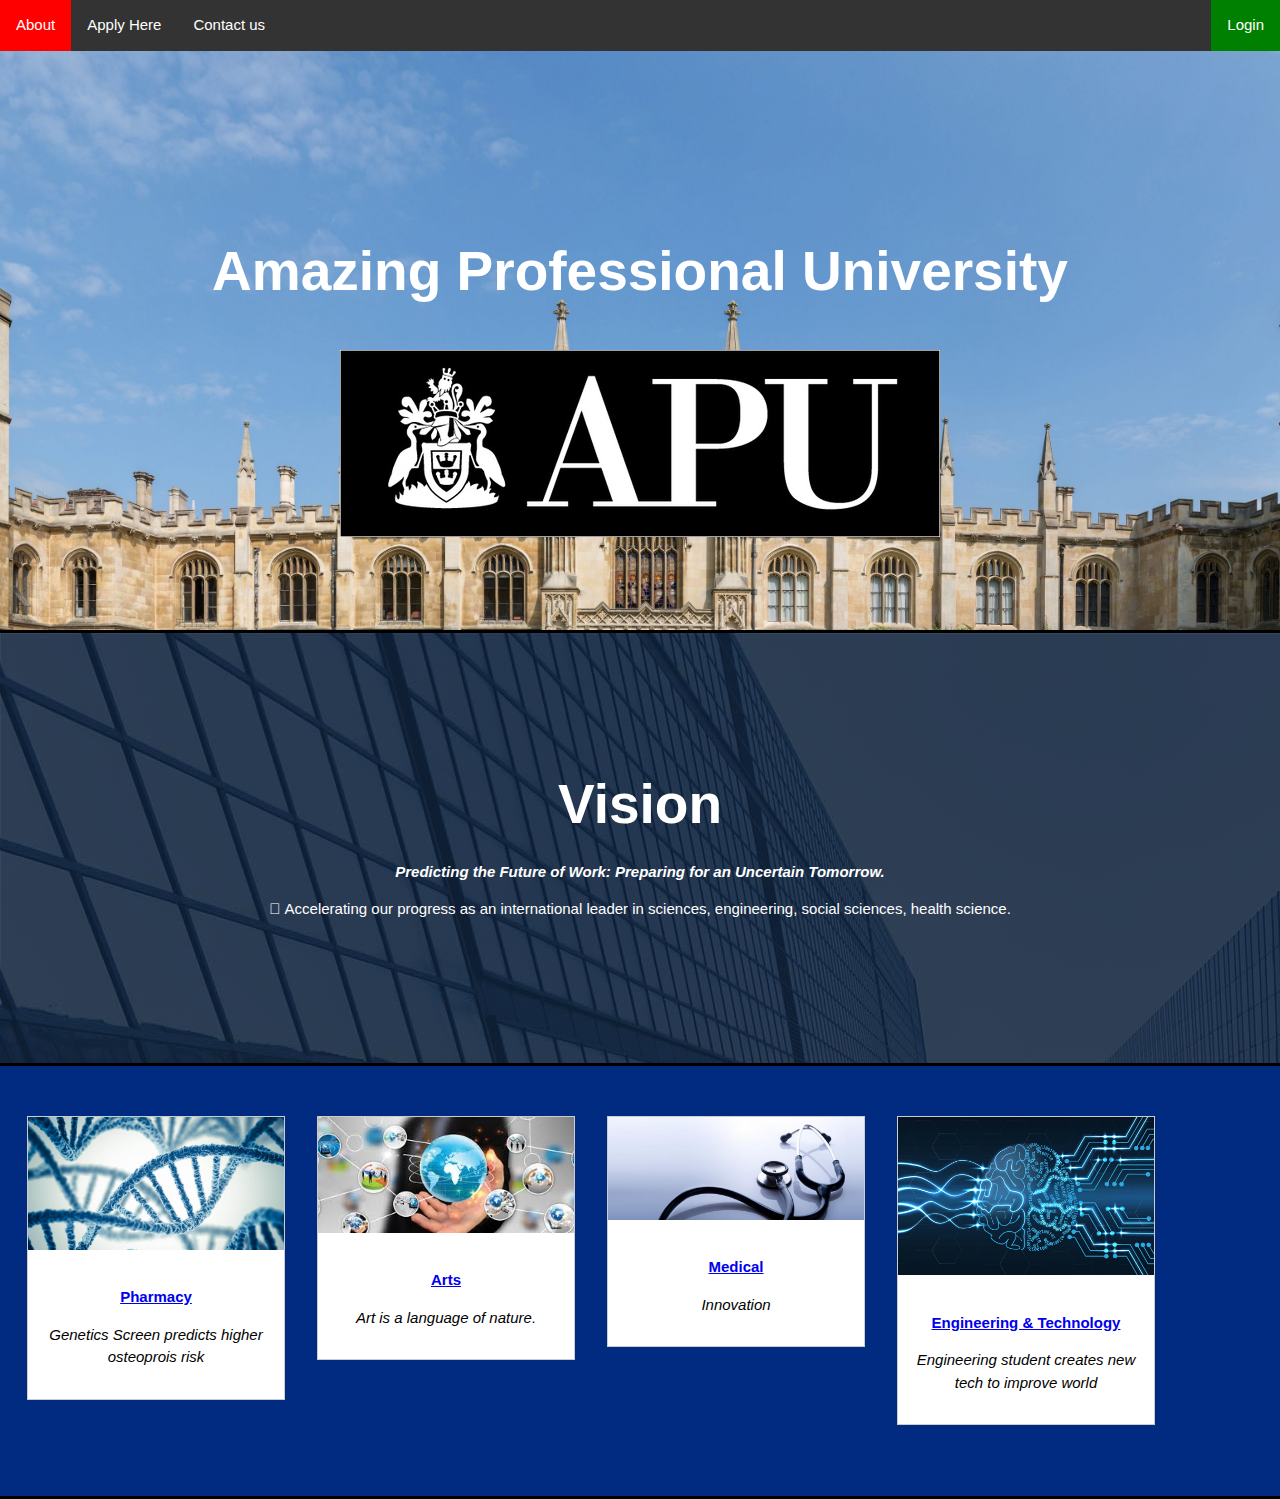
<file: index.html>
<!DOCTYPE html>
<html>
<head>
	<meta chrset = "utf-8">
	<meta name = "Viewport" content = "width = device-width">
	<title>APU Home Page</title>
	<link href = 'style.css' rel = 'stylesheet'>
</head>
<body>

<ul>
<li class="active">
<a href="login.php">Login</a>
</li>
	<li>
	<a href="UNIV/about.html">About</a>
	</li>
	<li class="dropdown">
		<a  class="dropbtn" href="ADM/ADDform.php">Apply Here</a>
  	</li>
  	<li><a href="cform.htm">Contact us</a></li>
</ul>
<section id="showcase">
		<div class = "container">
			<font color="White">
			<h1>Amazing Professional University</h1><br/>
		</font>
		<img src="apulogo.jpg" alt="logo" align="center">
		</div> 
</section>
<section id="showcase1">
		<div class = "container">
		<font color="white">
			<h1>Vision</h1>	
			<b><i>Predicting the Future of Work: Preparing for an Uncertain Tomorrow.</i></b><p> Accelerating our progress as an international leader in sciences, engineering, social sciences, health
science.</p></font>
		</div> 
	
	
</section>

<section id="tabs">
<div class="polaroid">
	  <img src="genetics.jpg" style="width:100%">
	  <div class="container1">
	   	<p><b><font color="black"><a href="pharm.html">Pharmacy</a></font></b></p>
	   	<p><i>Genetics Screen predicts higher osteoprois risk</i></p>
	   	 
	  </div>
</div>
<div class="polaroid">
	  <img src="marine.jpg" style="width:100%">
	  <div class="container1">
	   	<p><b><font color="black"><a href="arts.html">Arts</a></font></b></p>
	   	<p><i>Art is a language of nature.</i><p>
	  </div>
</div>
<div class="polaroid">
	  <img src="work.jpg" style="width:100%">
	  <div class="container1">
	   	<p><b><font color="black"><a href="medical.html">Medical</a></font></b></p>
		<p><i>Innovation</i></p>	   	
	  </div>
</div>
<div class="polaroid">
	  <img src="engineer.jpg" style="width:100%">
	  <div class="container1">
	   	<p><b><font color="black"><a href="engineer.html">Engineering & Technology</a></font></b></p>
	   	<p><i>Engineering student creates new tech to improve world</i></p>
	  </div>
</div>
</section>
</body>
</html>
</file>
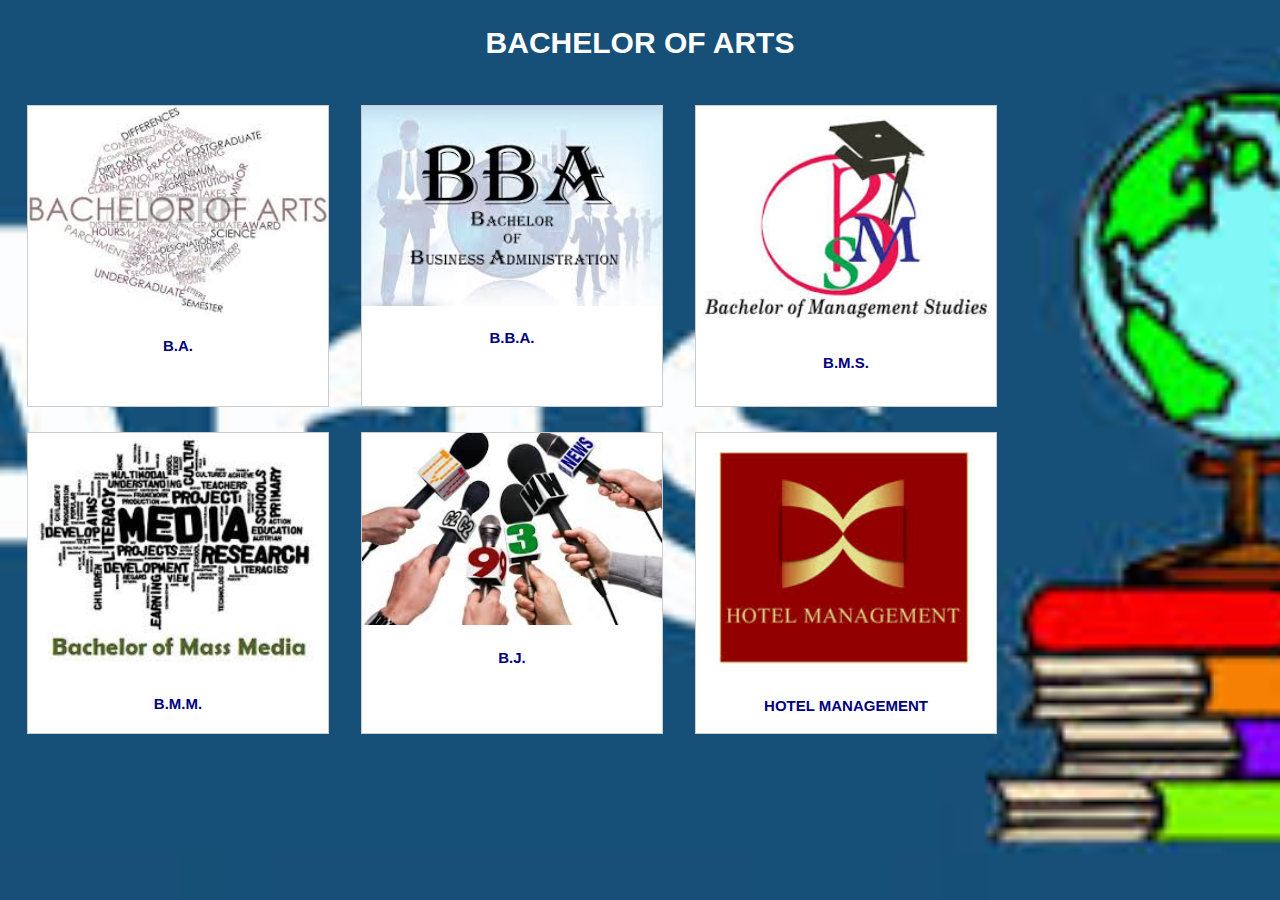
<file: arts.html>
﻿<!DOCTYPE html>
<html>
<head><title>ARTS</title>
<link href = 'ar.css' rel = 'stylesheet'>
</head>

<body>
		<section id="showcase">
    <div class = "container">
      <h1>BACHELOR OF ARTS</h1>
    </div> 
</section>
<div class="polaroid">
    <img src="a1.jpg" style="width:100%">
    <div class="container1">
      <p><b><font color="navy">B.A.</font>
        </p>
    </div>
</div><div class="polaroid">
  <img src="a2.jpg" style="width:100%">
    <div class="container1">
      <p><b><font color="navy">B.B.A.</font>
        </p>
    </div>
</div><div class="polaroid">
   <img src="a3.jpg" style="width:100%">
    <div class="container1">
      <p><b><font color="navy">B.M.S.</font>
        </p>
    </div>
</div>
<div class="polaroid">
   <img src="a4.jpg" style="width:100%">
    <div class="container1">
      <p><b><font color="navy">B.M.M.</font>
      </p>
    </div>
</div><div class="polaroid">
   <img src="a5.jpg" style="width:100%">
    <div class="container1">
      <p><b><font color="navy">B.J.</font>
        </p>
    </div>
</div><div class="polaroid">
   <img src="a6.jpg" style="width:100%">
    <div class="container1">
      <p><b><font color="navy">HOTEL MANAGEMENT</font>
       </p>
    </div>
</div>
      

</table></center>
</body>
</html>
</file>
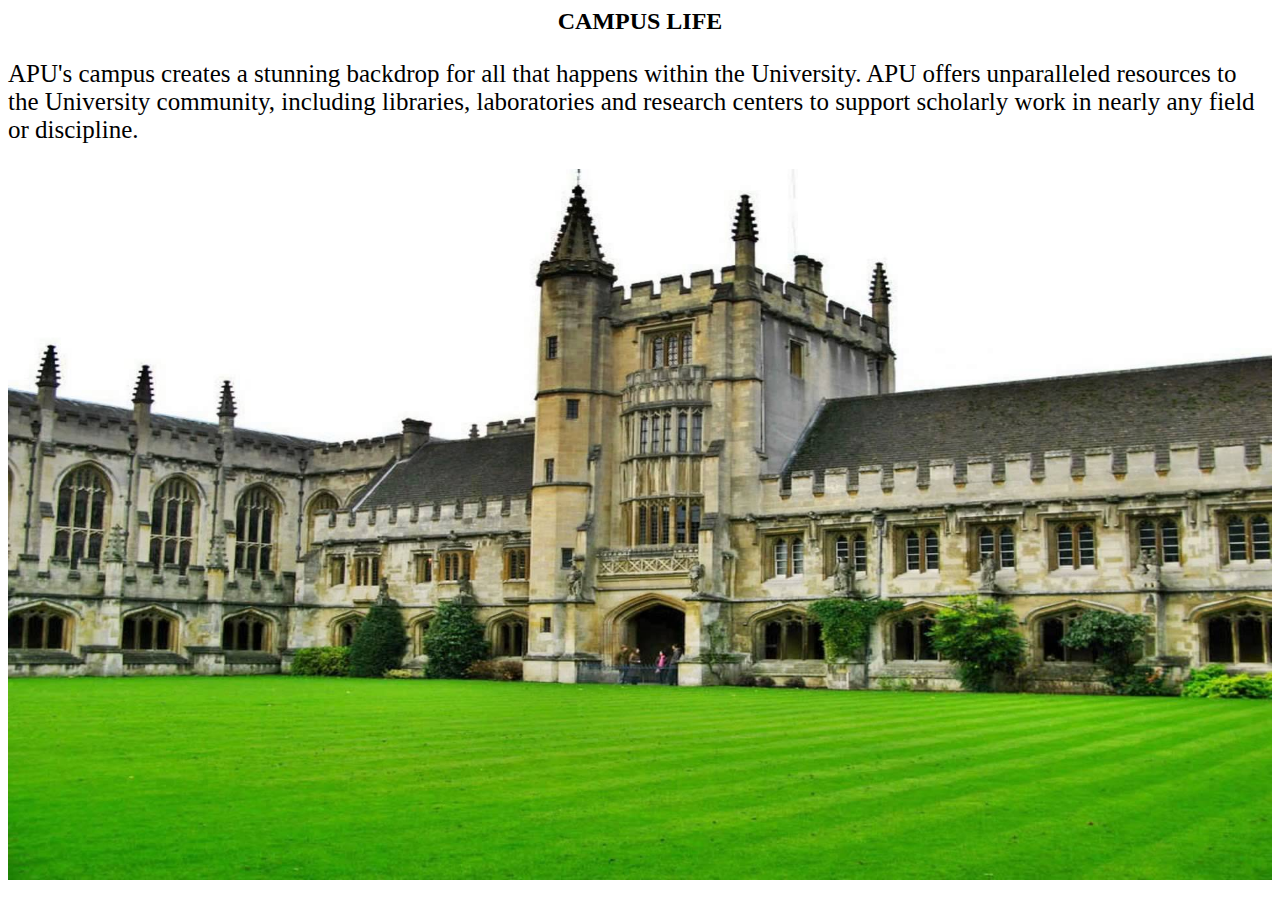
<file: campus.html>
﻿<html>
<head>
<title>CAMPUS LIFE</title>
<h2 align="center">CAMPUS LIFE</h2>
</head>
<body>
<p style="color:black;font-size:25px">
APU's campus creates a stunning backdrop for all that happens within the University.
APU offers unparalleled resources to the University community, including libraries, laboratories 
and research centers to support scholarly work in nearly any field or discipline.
</p>
 <img src="c1.jpg" style="width:100%">
</body>
</html>
</file>
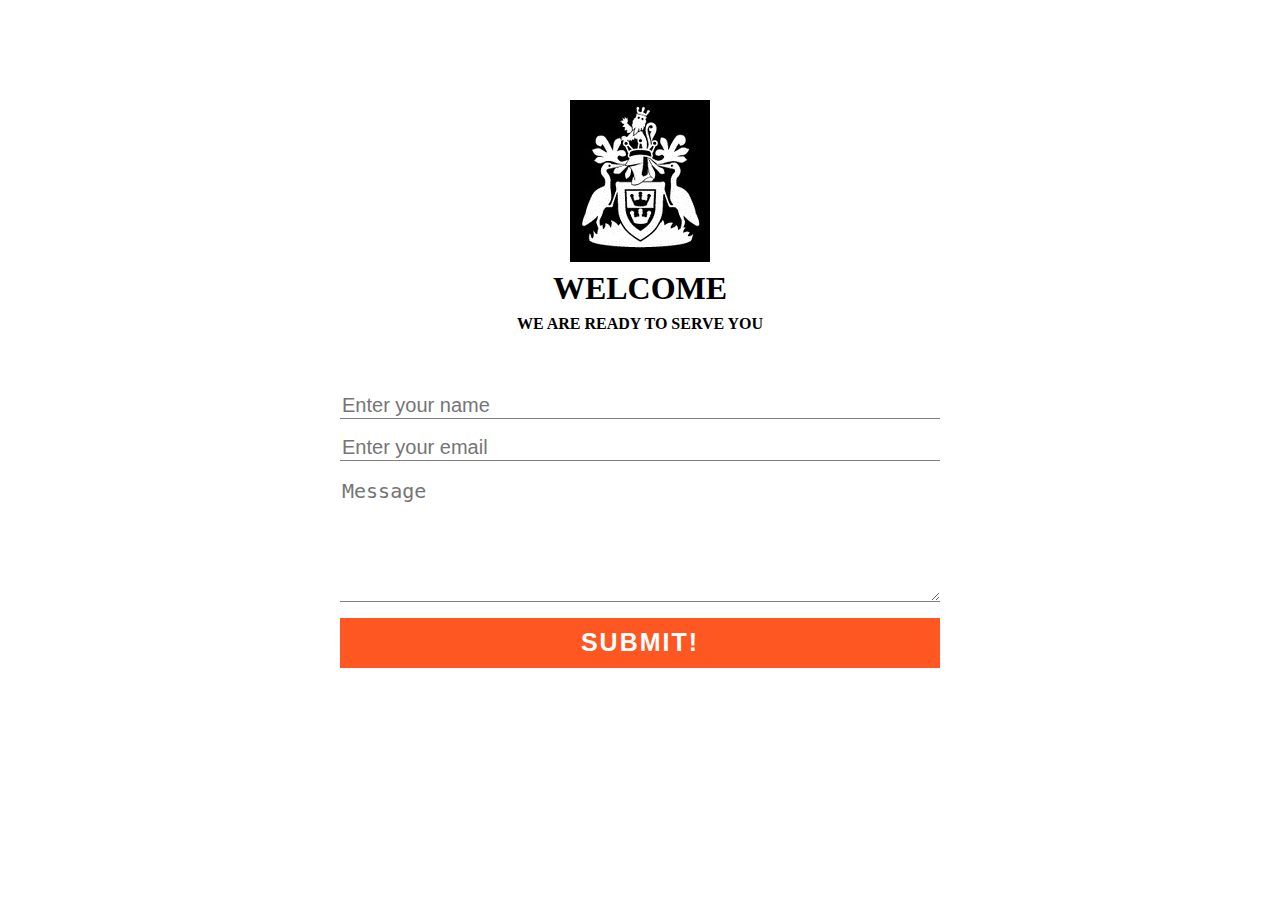
<file: cform.htm>
﻿<html>
<head>
<title>CONTACT FORM</title>
<link rel="stylesheet" type="text/css" href="formc.css">
</head>
<body>
<div class="contact">
	<img src="logo.jpg">
<h1>WELCOME</h1>
<h2>WE ARE READY TO SERVE YOU</h2>
</div>
<div class ="contactform">
<form id="contactform method="post">
<input type="text" name="name" placeholder="Enter your name" class="formcontrol" required><br>
<input type="email" name="email" placeholder="Enter your email" class="formcontrol" required><br>
<textarea name="message" class="formcontrol" placeholder="Message" rows="5" required></textarea><br>
<input type="submit" name="submit" value="SUBMIT!" class="formcontrol submit"><br>
</div>
</body>
</html>
</file>
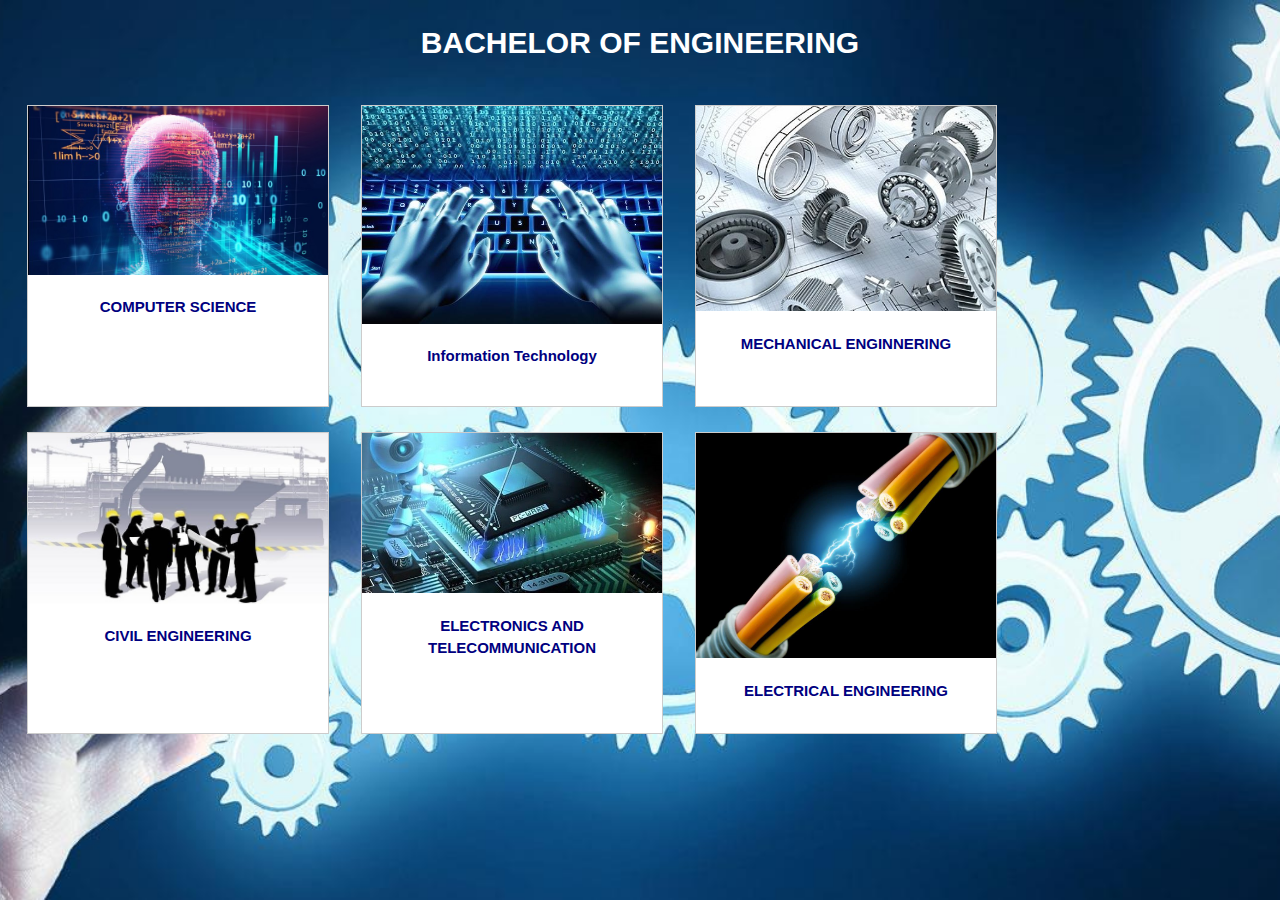
<file: engineer.html>
<!DOCTYPE html>
<html>
<head><title>Engineering intake</title>
<link href = 'en.css' rel = 'stylesheet'>
</head>

<body>
		<section id="showcase">
    <div class = "container">
      <h1>BACHELOR OF ENGINEERING</h1>
    </div> 
</section>
<div class="polaroid">
    <img src="cs.jpg" style="width:100%">
    <div class="container1">
      <p><b><font color="navy">COMPUTER SCIENCE</font>
        </b></p>
    </div>
</div><div class="polaroid">
  <img src="it.jpg" style="width:100%">
    <div class="container1">
      <p><b><font color="navy">Information Technology</font>
        </b></p>
    </div>
</div><div class="polaroid">
   <img src="me.jpg" style="width:100%">
    <div class="container1">
      <p><b><font color="navy">MECHANICAL ENGINNERING</font>
        </b></p>
    </div>
</div>
<div class="polaroid">
   <img src="ce.jpg" style="width:100%">
    <div class="container1">
      <p><b><font color="navy">CIVIL ENGINEERING</font>
        </b></p>
    </div>
</div><div class="polaroid">
   <img src="extc.jpg" style="width:100%">
    <div class="container1">
      <p><b><font color="navy">ELECTRONICS AND TELECOMMUNICATION</font>
        </b></p>
    </div>
</div><div class="polaroid">
   <img src="ee.jpg" style="width:100%">
    <div class="container1">
      <p><b><font color="navy">ELECTRICAL ENGINEERING</font>
        </b></p>
    </div>
</div>
      

</table></center>
</body>
</html>
</file>
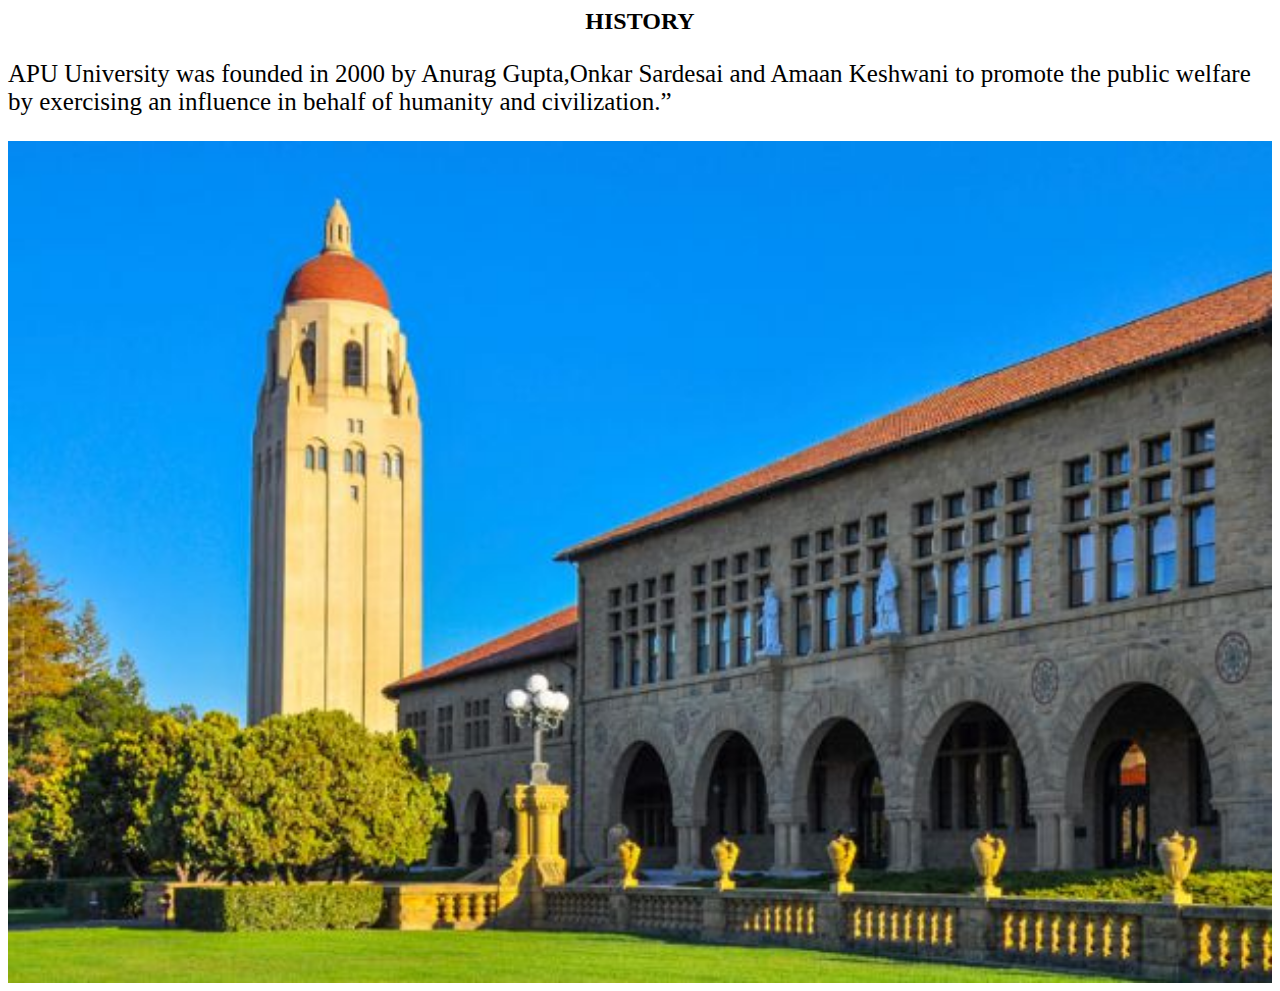
<file: history.html>
﻿<html>
<head>
<title>HISTORY</title>
<h2 align="center">HISTORY</h2>
</head>
<body>
<p style="color:black;font-size:25px">
APU University was founded in 2000
by Anurag Gupta,Onkar Sardesai and Amaan Keshwani
to promote the public welfare by exercising an influence in behalf of humanity and civilization.”
</p>
 <img src="h1.jpg" style="width:100%">
</body>
</html>
</file>
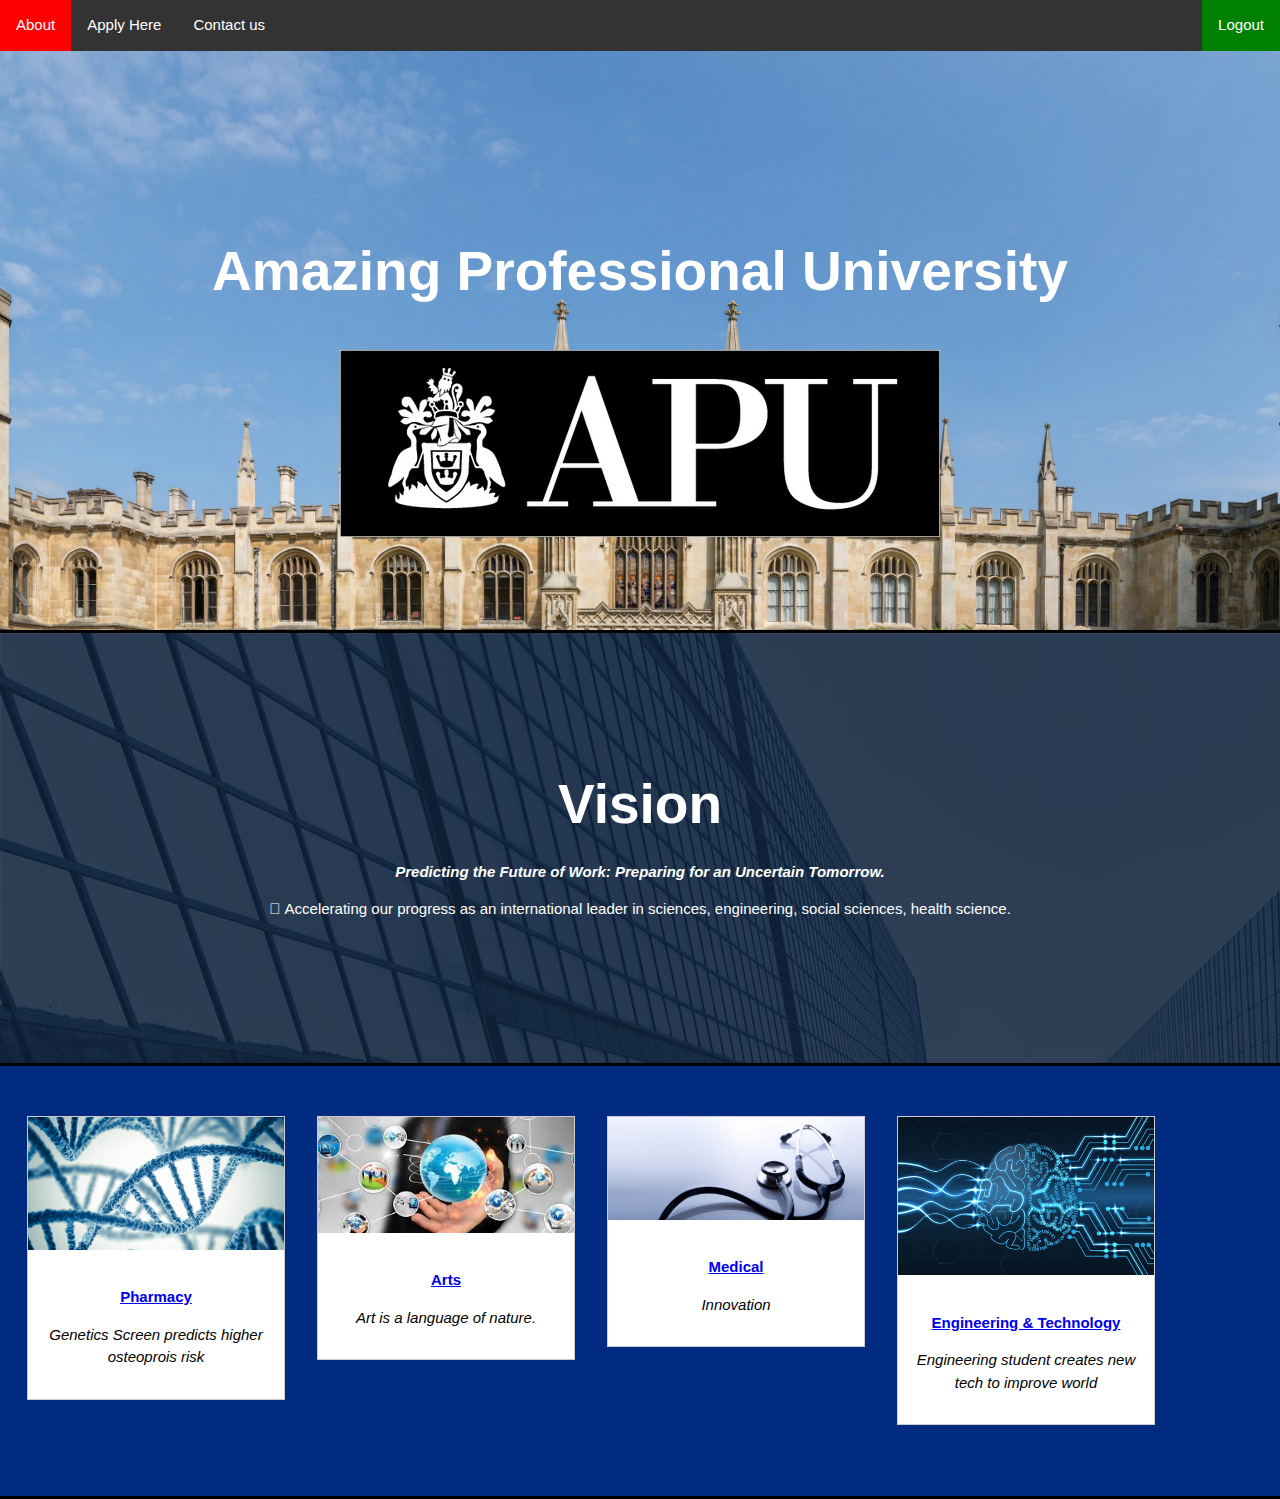
<file: index1.html>
<!DOCTYPE html>
<html>
<head>
	<meta chrset = "utf-8">
	<meta name = "Viewport" content = "width = device-width">
	<title>APU Home Page</title>
	<link href = 'style.css' rel = 'stylesheet'>
</head>
<body>

<ul>
<li class="active">
<a href="logout.php">Logout</a>
</li>
	<li>
	<a href="UNIV/about.html">About</a>
	</li>
	<li class="dropdown">
		<a  class="dropbtn" href="ADM/ADDform.php">Apply Here</a>
  	</li>
  	<li><a href="cform.htm">Contact us</a></li>
</ul>
<section id="showcase">
		<div class = "container">
			<font color="White">
			<h1>Amazing Professional University</h1><br/>
		</font>
		<img src="apulogo.jpg" alt="logo" align="center">
		</div> 
</section>
<section id="showcase1">
		<div class = "container">
		<font color="white">
			<h1>Vision</h1>	
			<b><i>Predicting the Future of Work: Preparing for an Uncertain Tomorrow.</i></b><p> Accelerating our progress as an international leader in sciences, engineering, social sciences, health
science.</p></font>
		</div> 
	
	
</section>

<section id="tabs">
<div class="polaroid">
	  <img src="genetics.jpg" style="width:100%">
	  <div class="container1">
	   	<p><b><font color="black"><a href="pharm.html">Pharmacy</a></font></b></p>
	   	<p><i>Genetics Screen predicts higher osteoprois risk</i></p>
	   	 
	  </div>
</div>
<div class="polaroid">
	  <img src="marine.jpg" style="width:100%">
	  <div class="container1">
	   	<p><b><font color="black"><a href="arts.html">Arts</a></font></b></p>
	   	<p><i>Art is a language of nature.</i><p>
	  </div>
</div>
<div class="polaroid">
	  <img src="work.jpg" style="width:100%">
	  <div class="container1">
	   	<p><b><font color="black"><a href="medical.html">Medical</a></font></b></p>
		<p><i>Innovation</i></p>	   	
	  </div>
</div>
<div class="polaroid">
	  <img src="engineer.jpg" style="width:100%">
	  <div class="container1">
	   	<p><b><font color="black"><a href="engineer.html">Engineering & Technology</a></font></b></p>
	   	<p><i>Engineering student creates new tech to improve world</i></p>
	  </div>
</div>
</section>
</body>
</html>
</file>
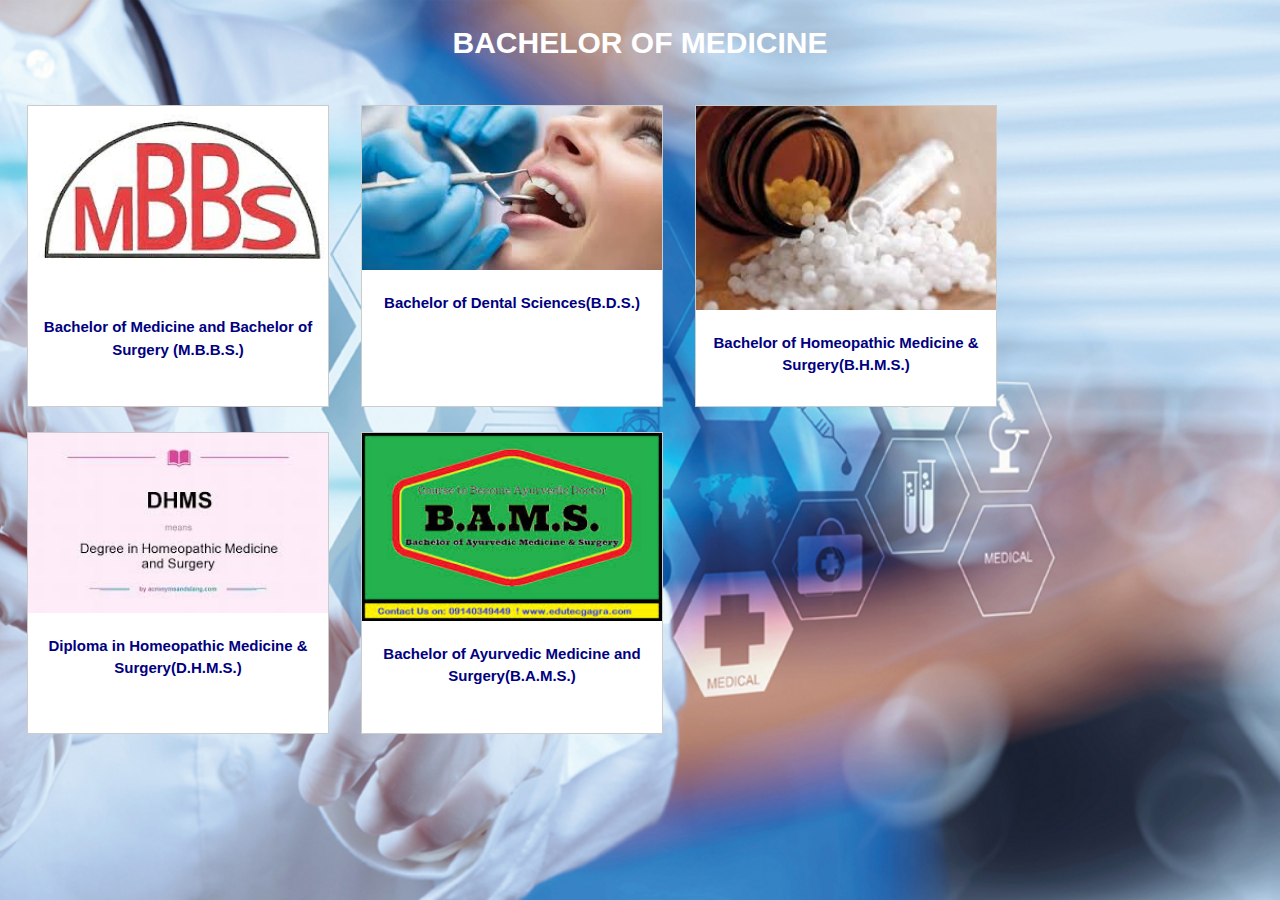
<file: medical.html>
﻿<!DOCTYPE html>
<html>
<head><title>MEDICAL</title>
<link href = 'med.css' rel = 'stylesheet'>
</head>

<body>
		<section id="showcase">
    <div class = "container">
      <h1>BACHELOR OF MEDICINE</h1>
    </div> 
</section>
<div class="polaroid">
    <img src="me1.jpg" style="width:100%">
    <div class="container1">
      <p><b><font color="navy">Bachelor of Medicine and Bachelor of Surgery (M.B.B.S.)</font>
        </p>
    </div>
</div><div class="polaroid">
  <img src="me2.jpg" style="width:100%">
    <div class="container1">
      <p><b><font color="navy">Bachelor of Dental Sciences(B.D.S.)</font>
        </p>
    </div>
</div><div class="polaroid">
   <img src="me3.jpg" style="width:100%">
    <div class="container1">
      <p><b><font color="navy">Bachelor of Homeopathic Medicine & Surgery(B.H.M.S.)</font>
        </p>
    </div>
</div>
<div class="polaroid">
   <img src="me4.jpg" style="width:100%">
    <div class="container1">
      <p><b><font color="navy">Diploma in Homeopathic Medicine & Surgery(D.H.M.S.)</font>
      </p>
    </div>
</div><div class="polaroid">
   <img src="me5.jpg" style="width:100%">
    <div class="container1">
      <p><b><font color="navy">Bachelor of Ayurvedic Medicine and Surgery(B.A.M.S.)</font>
        </p>
    </div>

</table></center>
</body>
</html>
</file>
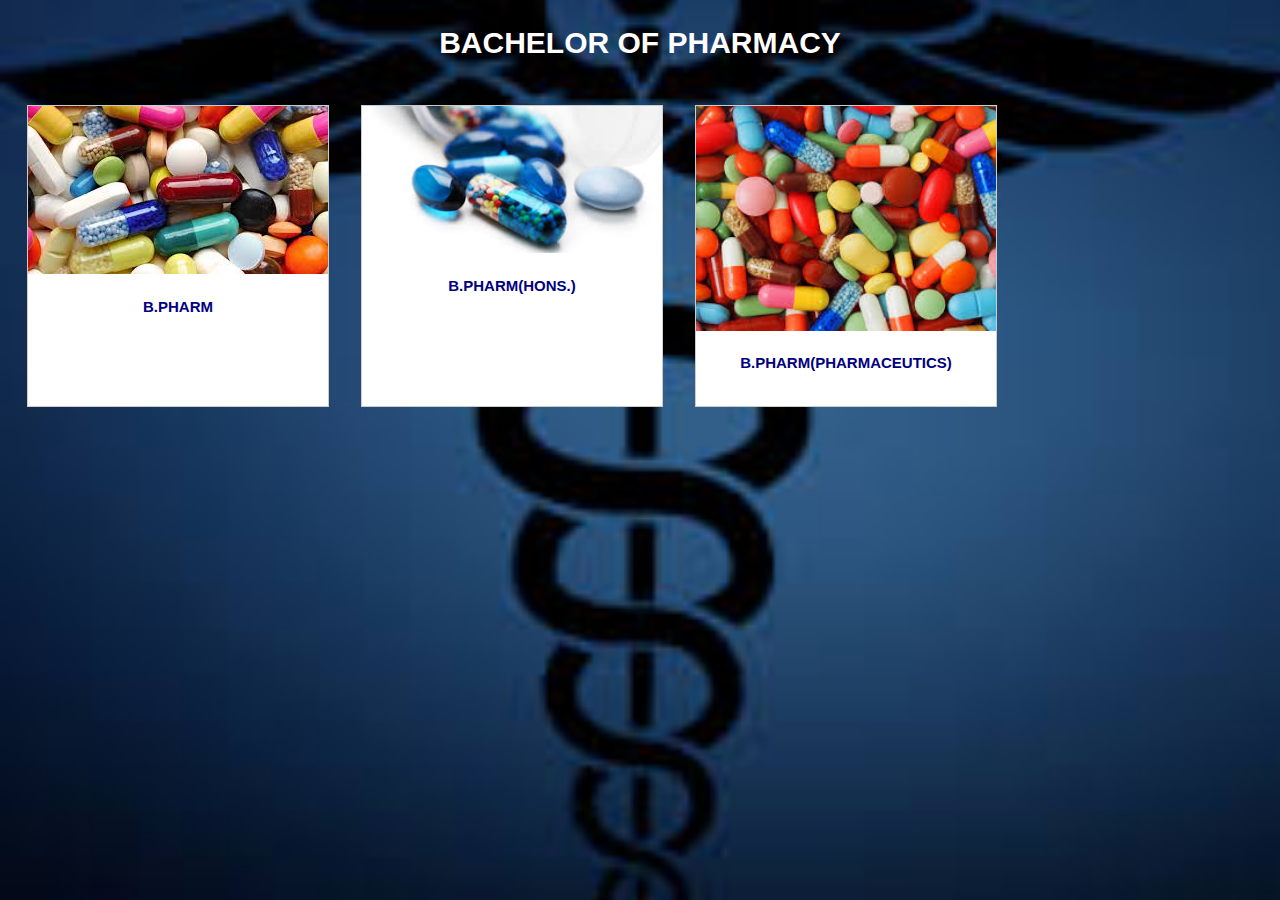
<file: pharm.html>
﻿<!DOCTYPE html>
<html>
<head><title>Pharmacy intake</title>
<link href = 'pharma.css' rel = 'stylesheet'>
</head>

<body>
		<section id="showcase">
    <div class = "container">
    <h1>BACHELOR OF PHARMACY</h1>
    </div> 
</section>
<div class="polaroid">
    <img src="m1.jpg" style="width:100%">
    <div class="container1">
      <p><b><font color="navy">B.PHARM</font>
        </p>
    </div>
</div><div class="polaroid">
  <img src="m2.jpg" style="width:100%">
    <div class="container1">
      <p><b><font color="navy">B.PHARM(HONS.)</font>
        </p>
    </div>
</div><div class="polaroid">
   <img src="m3.jpg" style="width:100%">
    <div class="container1">
      <p><b><font color="navy">B.PHARM(PHARMACEUTICS)</font>
        </p>
    </div>
</div>
</table></center>

</body>
</html>
</file>
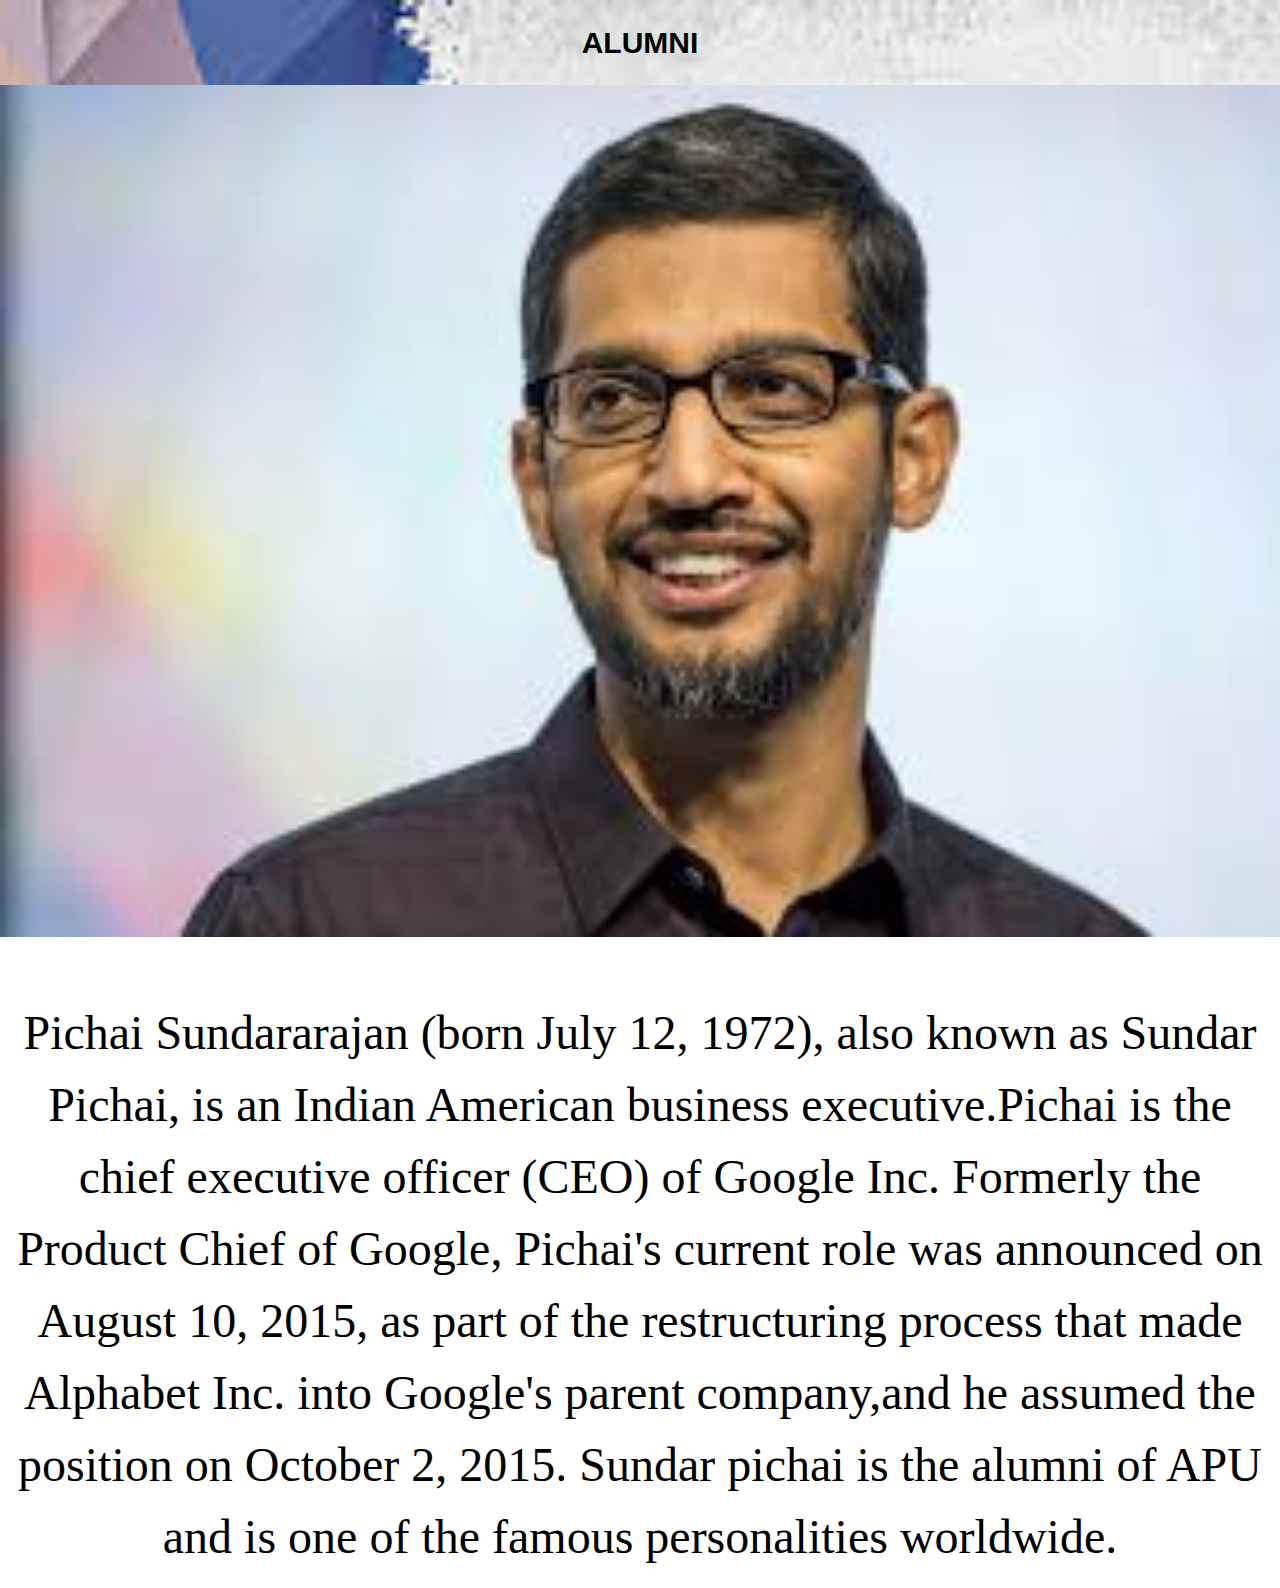
<file: UNIV/alumni.html>
﻿<!DOCTYPE html>
<html>
<head><title>ALUMNI</title>
<h1><font color="black" align="center">ALUMNI</h1>
<img src="al1.jpg" alt="al1" class="center">
<link href= 'al.css' rel='stylesheet'>
</head>
<center>
<body>
<br>
<br>

<p><font color="black" font face="Times new roman" font size="18">Pichai Sundararajan (born July 12, 1972), also known as Sundar Pichai, is an Indian American business executive.Pichai is the chief executive officer (CEO) of Google Inc. Formerly the Product Chief of Google, Pichai's current role was 
announced on August 10, 2015, as part of the restructuring process that made Alphabet Inc. into Google's parent company,and he assumed the position on October 2, 2015.
Sundar pichai is the alumni of APU and is one of the famous personalities worldwide.
</font>
</p>
</center>
</body>
</html>
</file>
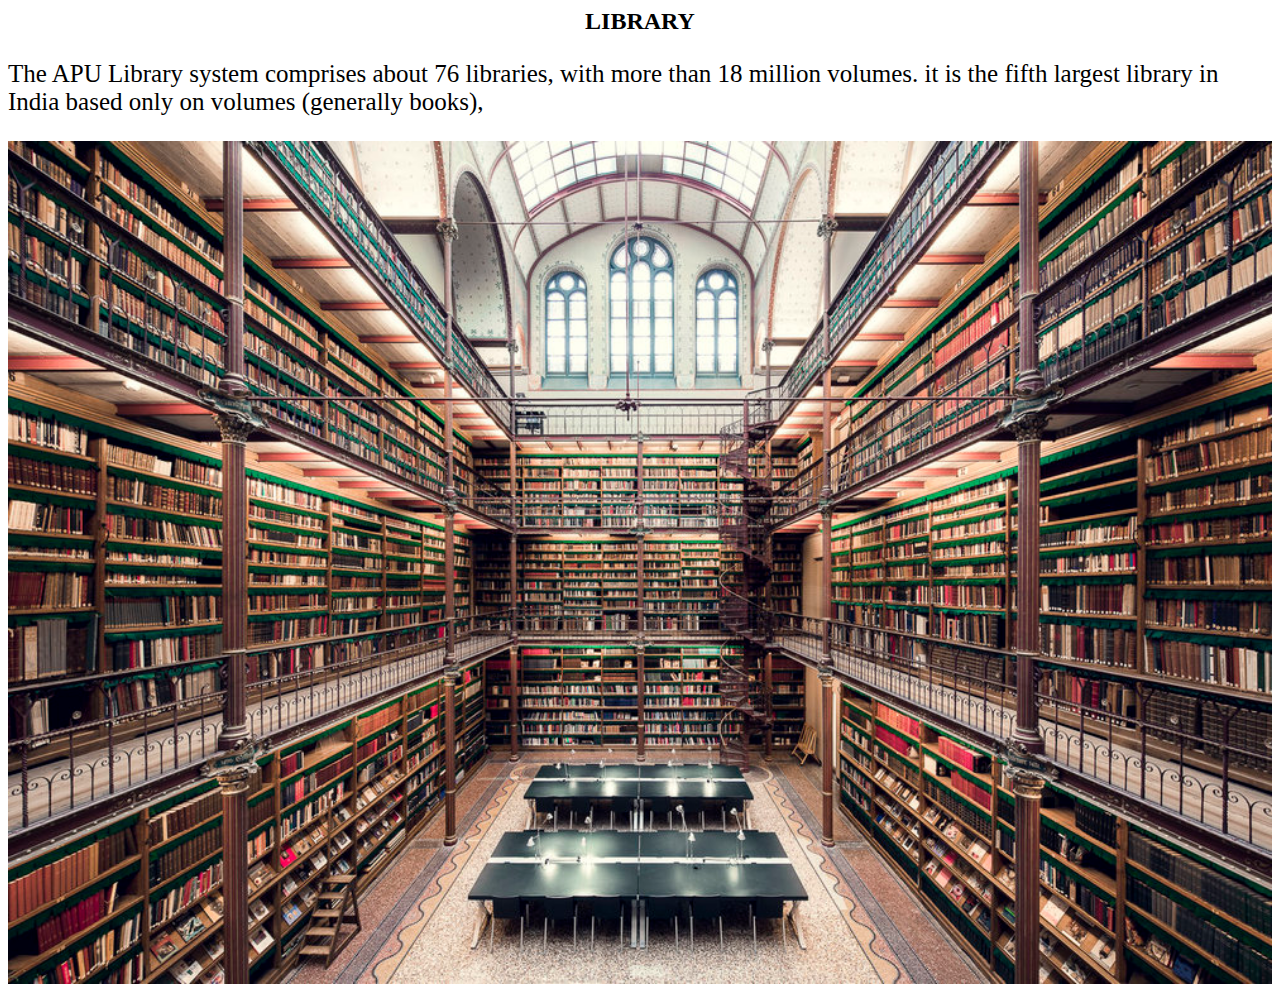
<file: UNIV/library.html>
﻿<html>
<head>
<title>LIBRARY</title>
<h2 align="center">LIBRARY</h2>
</head>
<body>
<p style="color:black;font-size:25px">
The APU Library system comprises about 76 libraries,
with more than 18 million volumes.
it is the fifth largest library in India based only on volumes (generally books), 
</p>
 <img src="lib.jpg" style="width:100%">
</body>
</html>
</file>
<file: style.css>
body {

	margin:0;
	background-size : cover;
	font-family : Arial,Helvetica,sans-serif;
	font-size : 15px;
	line-height : 1.5;
	color : white;
	

}
ul 
{
    list-style-type: none;
    margin: 0;
    padding: 0;
    overflow: hidden;
    background-color: #333;
    position : fixed;
    width : 100%;
    
}

li 
{
    float: left;
}

li a, .dropbtn 
{
    display: inline-block;
    color: white;
    text-align: center;
    padding: 14px 16px;
    text-decoration: none;
}

li a:hover, .dropdown:hover .dropbtn 
{
    background-color: red;
}



.dropdown-content 
{
    display: none;
    position: absolute;
    background-color: white;
    min-width: 160px;
    box-shadow: 5px 10px 18px red;
    z-index: 1;
}

.dropdown-content a 
{
    color: black;
    padding: 12px 16px;
    text-decoration: none;
    display: block;
    text-align: left;
}

.dropdown-content a:hover 
{
	background-color: green;
}

.dropdown:hover .dropdown-content 
{
    display: block;
}
.active
{
	background-color : green;
	float : right;

}

.container
{
	width : 80%;
	margin : auto;
	overflow : hidden;	

}
section
{
	background : #35424a;
	color : black;
	padding-top:30px;
	font : sans-serif;
	min-height : 100px;
	border-bottom : black 3px solid;/*width = 3px and style = solid*/	

}

#showcase
{
	min-height : 600px;
	background:url('k.jpg');
	background-repeat : no-repeat;
	text-align : center;
	color : #ffffff;
	background-size : 100%;
	
   	/* Create the parallax scrolling effect */
   	background-attachment: fixed;
 	background-position: center;
    	background-repeat: no-repeat;
   	background-size: cover;
}

#showcase h1
{
	margin-top : 200px;
	font-size : 55px ;
	margin-bottom : 15px;
	
}


#showcase1
{
	min-height : 400px;
	background-image :url('coll.jpg');
	background-repeat: no-repeat;
	width : 100%;
	text-align : center;
 	color : black;
}

#showcase1 h1
{
	margin-top : 100px;
	font-size : 55px ;
	margin-bottom : 15px;
}

#tabs
{
	background-color:#002b80; 
	height:400px;
	width:100%; 

}
@media screen
{
div.polaroid 
{
	    margin: 5px;
	    margin-top : 20px;
	    margin-left : 27px;
	    border: 1px solid #ccc;
	    float: left;
	    width: 20%;
	    transition : .2s;
	    background : white; 
}
div.polaroid:hover
{
	box-shadow : 10px 15px 20px black;
	transform  :scale(1.1);
	

}
}
div.container1 
{
    padding: 15px;
    text-align: center;
    color : black;
}


footer
{
	background : #35424a;
	color : #ffffff;
	padding-top:10px;
	/*padding-right:0px;
	padding-left:0px*/
	min-height : 70px;
	border-bottom : #e8491d 3px solid;/*width = 3px and style = solid*/
	border-top : #e8491d 3px solid;
	text-align : center;
	


}
</file>
<file: ar.css>
body {

	margin:0;
	background-size : cover;
	background:url('a.jpg');
	background-repeat : no-repeat;
	text-align : center;
	color : #ffffff;
	background-size : 100%;
	
   	/* Create the parallax scrolling effect */
   	background-attachment: fixed;
 	background-position: center;
    	background-repeat: no-repeat;
   	background-size: cover;
	font-family : Arial,Helvetica,sans-serif;
	font-size : 15px;
	line-height : 1.5;
	color : white;
	

}
#showcase
{
	min-height : 100%;
	
	
}
div.polaroid 
{
	color:black;
	    margin: 5px;
	    margin-top : 20px;
	    margin-left : 27px;
	    border: 1px solid #ccc;
	    width : 100%;
	    float: left;
	    height:300px; 
	    width: 300px;
	    transition : .2s;
	    background : white; 
}
div.polaroid:hover
{
	box-shadow : 10px 15px 20px black;
	transform  :scale(1.1);
}
</file>
<file: formc.css>
﻿body{
	margin:0;
	padding:0;
	text-align:center;
	font-family:times new roman;
}
.contact{
		margin-top: 100px;
		color: black;
	}
.contact h1{
		font-size: 32px;
		line-height: 10px;
	    }
.contact h2{
		font-size: 16px;
            }
form{
	margin-top: 60px;
    }
.formcontrol{
		width: 600px;
		background: transparent;
		border: none;
		border-bottom: 1px solid gray;
		color:green;
		font-size: 20px;
		margin-bottom: 16px;
             }
form .submit{
			background: #ff5722;
			border-color: transparent;
			color: #fff;
			font-size: 25px;
			font-weight: bold;
			letter-spacing: 2px;
			height: 50px;
                    }
form .submit:hover{
			background-color: #f44336;
			cursor: pointer;
 		 }
</file>
<file: en.css>
body {

	margin:0;
	background-size : cover;
	background:url('en.jpg');
	background-repeat : no-repeat;
	text-align : center;
	color : #ffffff;
	background-size : 100%;
	
   	/* Create the parallax scrolling effect */
   	background-attachment: fixed;
 	background-position: center;
    	background-repeat: no-repeat;
   	background-size: cover;
	font-family : Arial,Helvetica,sans-serif;
	font-size : 15px;
	line-height : 1.5;
	color : white;
	

}
#showcase
{
	min-height : 100%;
	
	
}
div.polaroid 
{
	color:black;
	    margin: 5px;
	    margin-top : 20px;
	    margin-left : 27px;
	    border: 1px solid #ccc;
	    width : 100%;
	    float: left;
	    height:300px; 
	    width: 300px;
	    transition : .2s;
	    background : white; 
}
div.polaroid:hover
{
	box-shadow : 10px 15px 20px black;
	transform  :scale(1.1);
}
</file>
<file: med.css>
body {

	margin:0;
	background-size : cover;
	background:url('m.jpg');
	background-repeat : no-repeat;
	text-align : center;
	color : #ffffff;
	background-size : 100%;
	
   	/* Create the parallax scrolling effect */
   	background-attachment: fixed;
 	background-position: center;
    	background-repeat: no-repeat;
   	background-size: cover;
	font-family : Arial,Helvetica,sans-serif;
	font-size : 15px;
	line-height : 1.5;
	color : white;
	

}
#showcase
{
	min-height : 100%;
	
	
}
div.polaroid 
{
	color:black;
	    margin: 5px;
	    margin-top : 20px;
	    margin-left : 27px;
	    border: 1px solid #ccc;
	    width : 100%;
	    float: left;
	    height:300px; 
	    width: 300px;
	    transition : .2s;
	    background : white; 
}
div.polaroid:hover
{
	box-shadow : 10px 15px 20px black;
	transform  :scale(1.1);
}
</file>
<file: pharma.css>
body {

	margin:0;
	background-size : cover;
	background-repeat : no-repeat;
        background:url('ph.jpg');
	text-align : center;
	color : #ffffff;
	background-size : 100%;
	
   	/* Create the parallax scrolling effect */
   	background-attachment: fixed;
 	background-position: center;
    	background-repeat: no-repeat;
   	background-size: cover;
	font-family : Arial,Helvetica,sans-serif;
	font-size : 15px;
	line-height : 1.5;
	color : white;
	

}
#showcase
{
	min-height : 100%;
	
	
}
div.polaroid
{
	color:black;
	    margin: 5px;
	    margin-top : 20px;
	    margin-left : 27px;
	    border: 1px solid #ccc;
	    width : 100%;
	    float: left;
	    height:300px; 
	    width: 300px;
	    transition : .2s;
	    background : white; 
}
div.polaroid:hover
{
	box-shadow : 10px 15px 20px black;
	transform  :scale(1.1);
}
</file>
<file: UNIV/al.css>
body {

	margin:0;
	background-size : cover;
	background:url('alumni.jpg');
	background-repeat : no-repeat;
	text-align : center;
	color : #ffffff;
	background-size : 100%;
	
   	/* Create the parallax scrolling effect */
   	background-attachment: fixed;
 	background-position: center;
    	background-repeat: no-repeat;
   	background-size: cover;
	font-family : Arial,Helvetica,sans-serif;
	font-size : 15px;
	line-height : 1.5;
	color : white;
	
.center
{
	display:block;
	margin-left:auto;
	margin-right:auto;
	width:100%;
}
</file>
